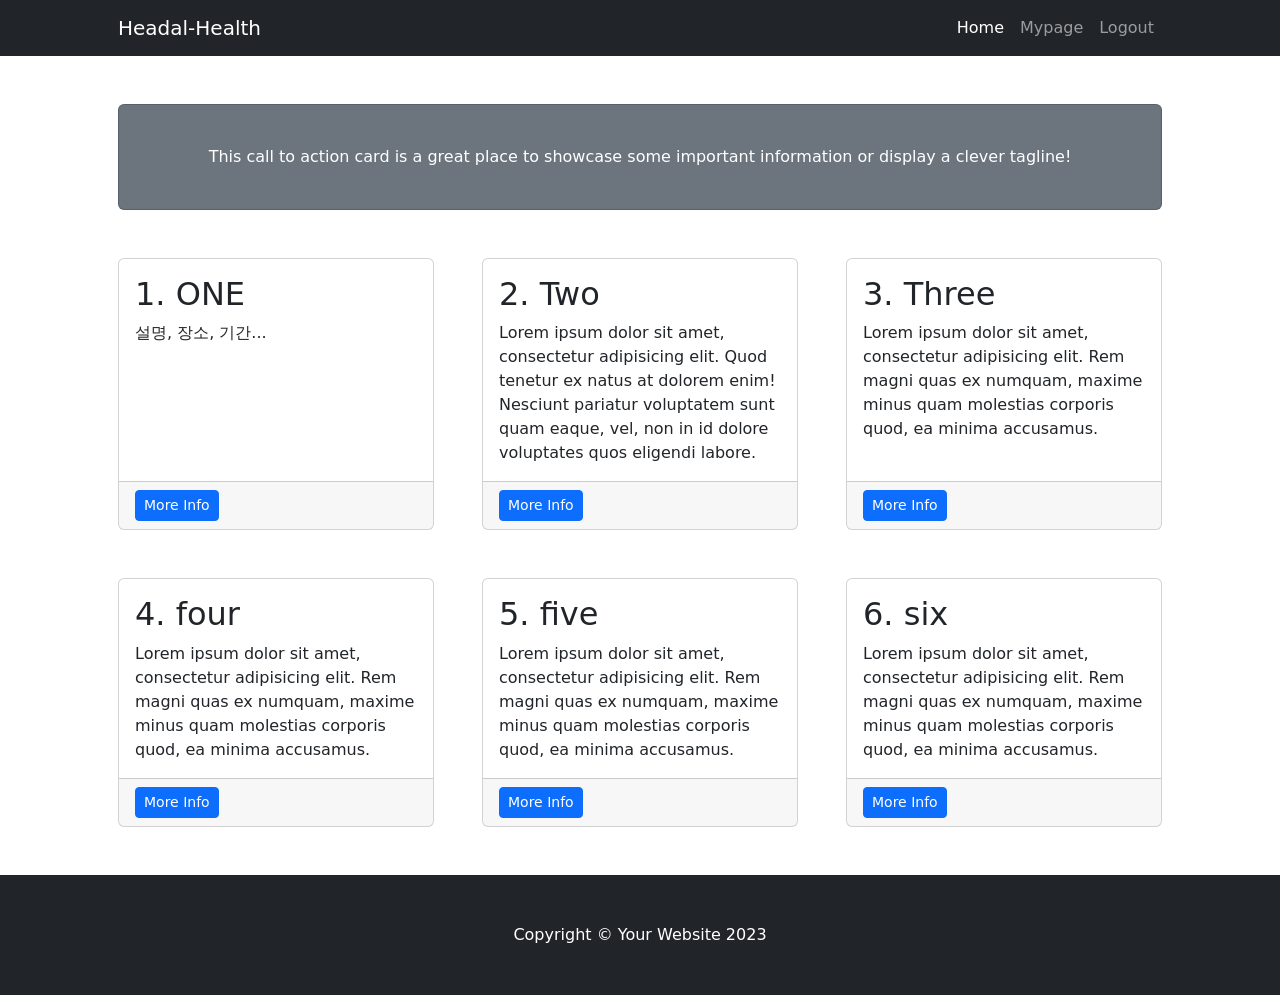
<file: src/main/resources/templates/index.html>
<!DOCTYPE html>
<html lang="en">
    <head>
        <meta charset="utf-8" />
        <meta name="viewport" content="width=device-width, initial-scale=1, shrink-to-fit=no" />
        <meta name="description" content="" />
        <meta name="author" content="" />
        <title>Headal-Health-MAIN</title>
        <!-- Favicon-->
        <link rel="icon" type="image/x-icon" href="../static/assets/favicon.ico" />
        <!-- Core theme CSS (includes Bootstrap)-->
        <link href="../static/css/styles.css" rel="stylesheet" />
    </head>
    <body>
        <!-- Responsive navbar-->
        <nav class="navbar navbar-expand-lg navbar-dark bg-dark">
            <div class="container px-5">
                <a class="navbar-brand" href="#!">Headal-Health</a>
                <button class="navbar-toggler" type="button" data-bs-toggle="collapse" data-bs-target="#navbarSupportedContent" aria-controls="navbarSupportedContent" aria-expanded="false" aria-label="Toggle navigation"><span class="navbar-toggler-icon"></span></button>
                <div class="collapse navbar-collapse" id="navbarSupportedContent">
                    <ul class="navbar-nav ms-auto mb-2 mb-lg-0">
                        <li class="nav-item"><a class="nav-link active" aria-current="page" href="#!">Home</a></li>
                        <li class="nav-item"><a class="nav-link" href="#!">Mypage</a></li>
                        <li class="nav-item"><a class="nav-link" href="#!">Logout</a></li>
                    </ul>
                </div>
            </div>
        </nav>
        <!-- Page Content-->
        <div class="container px-4 px-lg-5">
            <!-- Call to Action-->
            <div class="card text-white bg-secondary my-5 py-4 text-center">
                <div class="card-body"><p class="text-white m-0">This call to action card is a great place to showcase some important information or display a clever tagline!</p></div>
            </div>
            <!-- Content Row-->
            <div class="row gx-4 gx-lg-5">
                <div class="col-md-4 mb-5">
                    <div class="card h-100">
                        <div class="card-body">
                            <h2 class="card-title">1. ONE</h2>
                            <p class="card-text">설명, 장소, 기간...</p>
                        </div>
                        <div class="card-footer"><a class="btn btn-primary btn-sm" href="#!">More Info</a></div>
                    </div>
                </div>
                <div class="col-md-4 mb-5">
                    <div class="card h-100">
                        <div class="card-body">
                            <h2 class="card-title">2. Two</h2>
                            <p class="card-text">Lorem ipsum dolor sit amet, consectetur adipisicing elit. Quod tenetur ex natus at dolorem enim! Nesciunt pariatur voluptatem sunt quam eaque, vel, non in id dolore voluptates quos eligendi labore.</p>
                        </div>
                        <div class="card-footer"><a class="btn btn-primary btn-sm" href="#!">More Info</a></div>
                    </div>
                </div>
                <div class="col-md-4 mb-5">
                    <div class="card h-100">
                        <div class="card-body">
                            <h2 class="card-title">3. Three</h2>
                            <p class="card-text">Lorem ipsum dolor sit amet, consectetur adipisicing elit. Rem magni quas ex numquam, maxime minus quam molestias corporis quod, ea minima accusamus.</p>
                        </div>
                        <div class="card-footer"><a class="btn btn-primary btn-sm" href="#!">More Info</a></div>
                    </div>
                </div>
                <div class="col-md-4 mb-5">
                    <div class="card h-100">
                        <div class="card-body">
                            <h2 class="card-title">4. four</h2>
                            <p class="card-text">Lorem ipsum dolor sit amet, consectetur adipisicing elit. Rem magni quas ex numquam, maxime minus quam molestias corporis quod, ea minima accusamus.</p>
                        </div>
                        <div class="card-footer"><a class="btn btn-primary btn-sm" href="#!">More Info</a></div>
                    </div>
                </div>
                <div class="col-md-4 mb-5">
                    <div class="card h-100">
                        <div class="card-body">
                            <h2 class="card-title">5. five</h2>
                            <p class="card-text">Lorem ipsum dolor sit amet, consectetur adipisicing elit. Rem magni quas ex numquam, maxime minus quam molestias corporis quod, ea minima accusamus.</p>
                        </div>
                        <div class="card-footer"><a class="btn btn-primary btn-sm" href="#!">More Info</a></div>
                    </div>
                </div>
                <div class="col-md-4 mb-5">
                    <div class="card h-100">
                        <div class="card-body">
                            <h2 class="card-title">6. six</h2>
                            <p class="card-text">Lorem ipsum dolor sit amet, consectetur adipisicing elit. Rem magni quas ex numquam, maxime minus quam molestias corporis quod, ea minima accusamus.</p>
                        </div>
                        <div class="card-footer"><a class="btn btn-primary btn-sm" href="#!">More Info</a></div>
                    </div>
                </div>
            </div>
        </div>
        <!-- Footer-->
        <footer class="py-5 bg-dark">
            <div class="container px-4 px-lg-5"><p class="m-0 text-center text-white">Copyright &copy; Your Website 2023</p></div>
        </footer>
        <!-- Bootstrap core JS-->
        <script src="https://cdn.jsdelivr.net/npm/bootstrap@5.2.3/dist/js/bootstrap.bundle.min.js"></script>
        <!-- Core theme JS-->
        <script src="../static/js/scripts.js"></script>
    </body>
</html>
</file>
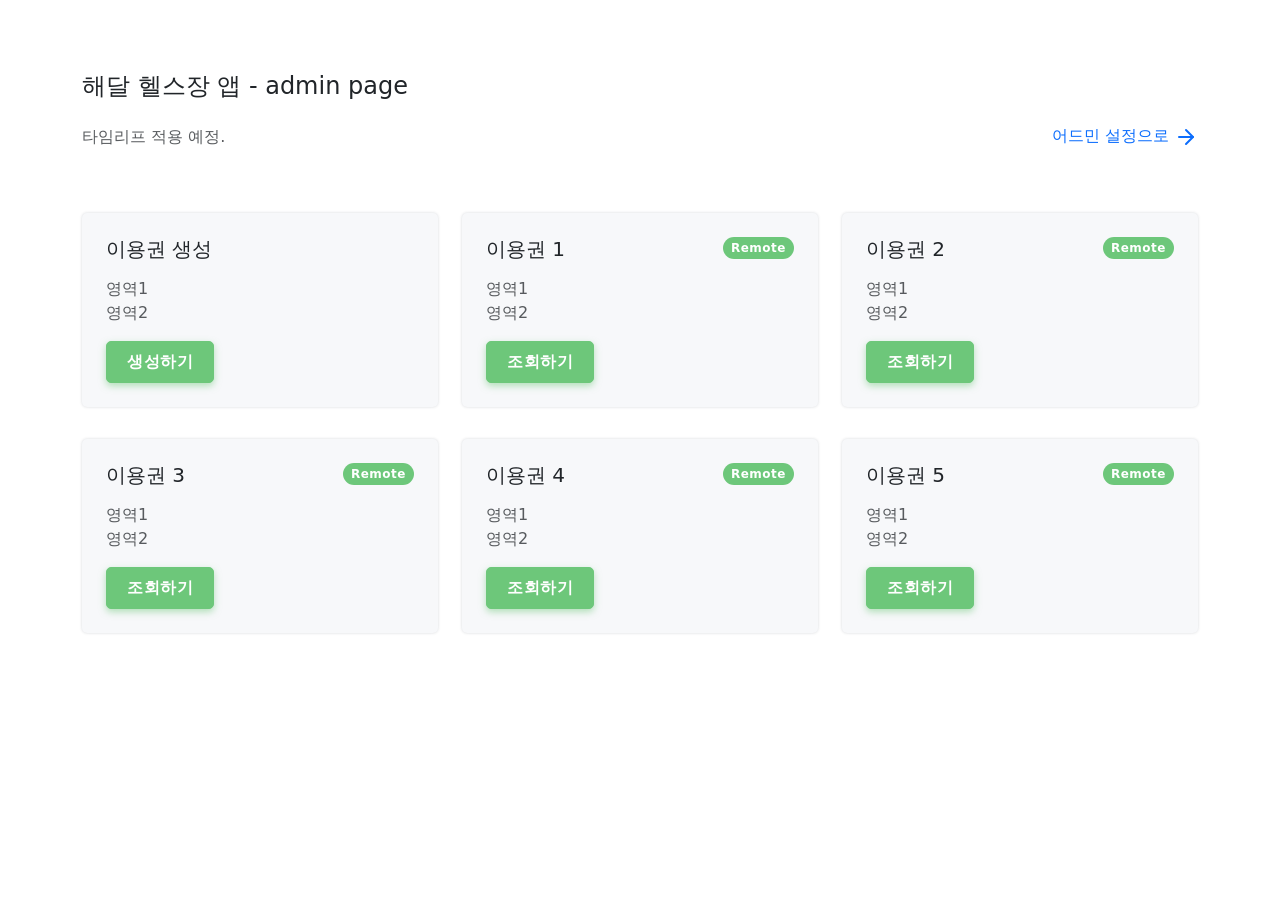
<file: src/main/resources/templates/main/afterlogin.html>
<!doctype html>
<html lang="en">
<head>
    <meta charset="utf-8">
    <meta name="viewport" content="width=device-width, initial-scale=1">
    <title>Bootstrap demo</title>
    <link href="https://cdn.jsdelivr.net/npm/bootstrap@5.2.3/dist/css/bootstrap.min.css" rel="stylesheet" integrity="sha384-rbsA2VBKQhggwzxH7pPCaAqO46MgnOM80zW1RWuH61DGLwZJEdK2Kadq2F9CUG65" crossorigin="anonymous">
    <link href="../../static/css/testpage.css" rel="stylesheet">
</head>
<body>
<div class="container mt-5 pt-4">
    <div class="row align-items-end mb-4 pb-2">
        <div class="col-md-8">
            <div class="section-title text-center text-md-start">
                <h4 class="title mb-4">해달 헬스장 앱 - admin page</h4>
                <p class="text-muted mb-0 para-desc">타임리프 적용 예정.</p>
            </div>
        </div><!--end col-->

        <div class="col-md-4 mt-4 mt-sm-0 d-none d-md-block">
            <div class="text-center text-md-end">
                <a href="#" class="text-primary">어드민 설정으로 <svg xmlns="http://www.w3.org/2000/svg" width="24" height="24" viewBox="0 0 24 24" fill="none" stroke="currentColor" stroke-width="2" stroke-linecap="round" stroke-linejoin="round" class="feather feather-arrow-right fea icon-sm"><line x1="5" y1="12" x2="19" y2="12"></line><polyline points="12 5 19 12 12 19"></polyline></svg></a>
            </div>
        </div><!--end col-->
    </div><!--end row-->

    <div class="row">
        <div class="col-lg-4 col-md-6 col-12 mt-4 pt-2">
            <div class="card border-0 bg-light rounded shadow">
                <div class="card-body p-4">
                    <span class="badge rounded-pill bg-primary float-md-end mb-3 mb-sm-0"></span>
                    <h5>이용권 생성</h5>
                    <div class="mt-3">
                        <span class="text-muted d-block"><i class="fa fa-home" aria-hidden="true"></i> <a href="#" target="_blank" class="text-muted">영역1</a></span>
                        <span class="text-muted d-block"><i class="fa fa-map-marker" aria-hidden="true"></i>영역2</span>
                    </div>

                    <div class="mt-3">
                        <a href="#" class="btn btn-primary">생성하기</a>
                    </div>
                </div>
            </div>
        </div><!--end col-->


        <div class="col-lg-4 col-md-6 col-12 mt-4 pt-2">
            <div class="card border-0 bg-light rounded shadow">
                <div class="card-body p-4">
                    <span class="badge rounded-pill bg-primary float-md-end mb-3 mb-sm-0">Remote</span>
                    <h5>이용권 1</h5>
                    <div class="mt-3">
                        <span class="text-muted d-block"><i class="fa fa-home" aria-hidden="true"></i> <a href="#" target="_blank" class="text-muted">영역1</a></span>
                        <span class="text-muted d-block"><i class="fa fa-map-marker" aria-hidden="true"></i> 영역2</span>
                    </div>

                    <div class="mt-3">
                        <a href="#" class="btn btn-primary">조회하기</a>
                    </div>
                </div>
            </div>
        </div><!--end col-->

        <div class="col-lg-4 col-md-6 col-12 mt-4 pt-2">
            <div class="card border-0 bg-light rounded shadow">
                <div class="card-body p-4">
                    <span class="badge rounded-pill bg-primary float-md-end mb-3 mb-sm-0">Remote</span>
                    <h5>이용권 2</h5>
                    <div class="mt-3">
                        <span class="text-muted d-block"><i class="fa fa-home" aria-hidden="true"></i> <a href="#" target="_blank" class="text-muted">영역1</a></span>
                        <span class="text-muted d-block"><i class="fa fa-map-marker" aria-hidden="true"></i> 영역2</span>
                    </div>

                    <div class="mt-3">
                        <a href="#" class="btn btn-primary">조회하기</a>
                    </div>
                </div>
            </div>
        </div><!--end col-->

        <div class="col-lg-4 col-md-6 col-12 mt-4 pt-2">
            <div class="card border-0 bg-light rounded shadow">
                <div class="card-body p-4">
                    <span class="badge rounded-pill bg-primary float-md-end mb-3 mb-sm-0">Remote</span>
                    <h5>이용권 3</h5>
                    <div class="mt-3">
                        <span class="text-muted d-block"><i class="fa fa-home" aria-hidden="true"></i> <a href="#" target="_blank" class="text-muted">영역1</a></span>
                        <span class="text-muted d-block"><i class="fa fa-map-marker" aria-hidden="true"></i> 영역2</span>
                    </div>

                    <div class="mt-3">
                        <a href="#" class="btn btn-primary">조회하기</a>
                    </div>
                </div>
            </div>
        </div>
        <div class="col-lg-4 col-md-6 col-12 mt-4 pt-2">
            <div class="card border-0 bg-light rounded shadow">
                <div class="card-body p-4">
                    <span class="badge rounded-pill bg-primary float-md-end mb-3 mb-sm-0">Remote</span>
                    <h5>이용권 4</h5>
                    <div class="mt-3">
                        <span class="text-muted d-block"><i class="fa fa-home" aria-hidden="true"></i> <a href="#" target="_blank" class="text-muted">영역1</a></span>
                        <span class="text-muted d-block"><i class="fa fa-map-marker" aria-hidden="true"></i> 영역2</span>
                    </div>

                    <div class="mt-3">
                        <a href="#" class="btn btn-primary">조회하기</a>
                    </div>
                </div>
            </div>
        </div><!--end col-->

        <div class="col-lg-4 col-md-6 col-12 mt-4 pt-2">
            <div class="card border-0 bg-light rounded shadow">
                <div class="card-body p-4">
                    <span class="badge rounded-pill bg-primary float-md-end mb-3 mb-sm-0">Remote</span>
                    <h5>이용권 5</h5>
                    <div class="mt-3">
                        <span class="text-muted d-block"><i class="fa fa-home" aria-hidden="true"></i> <a href="#" target="_blank" class="text-muted">영역1</a></span>
                        <span class="text-muted d-block"><i class="fa fa-map-marker" aria-hidden="true"></i> 영역2</span>
                    </div>

                    <div class="mt-3">
                        <a href="#" class="btn btn-primary">조회하기</a>
                    </div>
                </div>
            </div>
        </div><!--end col-->

</div>
<script src="https://cdn.jsdelivr.net/npm/bootstrap@5.2.3/dist/js/bootstrap.bundle.min.js" integrity="sha384-kenU1KFdBIe4zVF0s0G1M5b4hcpxyD9F7jL+jjXkk+Q2h455rYXK/7HAuoJl+0I4" crossorigin="anonymous"></script>
</body>
</html>
</file>
<file: src/main/resources/static/css/testpage.css>
body{margin-top:20px;}
.shadow {
    box-shadow: 0 0 3px rgb(53 64 78 / 20%) !important;
}
.rounded {
    border-radius: 5px !important;
}
.bg-light {
    background-color: #f7f8fa !important;
}
.bg-primary, .btn-primary, .btn-outline-primary:hover, .btn-outline-primary:focus, .btn-outline-primary:active, .btn-outline-primary.active, .btn-outline-primary.focus, .btn-outline-primary:not(:disabled):not(.disabled):active, .badge-primary, .nav-pills .nav-link.active, .pagination .active a, .custom-control-input:checked ~ .custom-control-label:before, #preloader #status .spinner > div, .social-icon li a:hover, .back-to-top:hover, .back-to-home a, ::selection, #topnav .navbar-toggle.open span:hover, .owl-theme .owl-dots .owl-dot.active span, .owl-theme .owl-dots.clickable .owl-dot:hover span, .watch-video a .play-icon-circle, .sidebar .widget .tagcloud > a:hover, .flatpickr-day.selected, .flatpickr-day.selected:hover, .tns-nav button.tns-nav-active, .form-check-input.form-check-input:checked {
    background-color: #6dc77a !important;
}

.badge {
    padding: 5px 8px;
    border-radius: 3px;
    letter-spacing: 0.5px;
    font-size: 12px;
}

.btn-primary, .btn-outline-primary:hover, .btn-outline-primary:focus, .btn-outline-primary:active, .btn-outline-primary.active, .btn-outline-primary.focus, .btn-outline-primary:not(:disabled):not(.disabled):active {
    box-shadow: 0 3px 7px rgb(109 199 122 / 50%) !important;
}
.btn-primary, .btn-outline-primary, .btn-outline-primary:hover, .btn-outline-primary:focus, .btn-outline-primary:active, .btn-outline-primary.active, .btn-outline-primary.focus, .btn-outline-primary:not(:disabled):not(.disabled):active, .bg-soft-primary .border, .alert-primary, .alert-outline-primary, .badge-outline-primary, .nav-pills .nav-link.active, .pagination .active a, .form-group .form-control:focus, .form-group .form-control.active, .custom-control-input:checked ~ .custom-control-label:before, .custom-control-input:focus ~ .custom-control-label::before, .form-control:focus, .social-icon li a:hover, #topnav .has-submenu.active.active .menu-arrow, #topnav.scroll .navigation-menu > li:hover > .menu-arrow, #topnav.scroll .navigation-menu > li.active > .menu-arrow, #topnav .navigation-menu > li:hover > .menu-arrow, .flatpickr-day.selected, .flatpickr-day.selected:hover, .form-check-input:focus, .form-check-input.form-check-input:checked, .container-filter li.active, .container-filter li:hover {
    border-color: #6dc77a !important;
}
.bg-primary, .btn-primary, .btn-outline-primary:hover, .btn-outline-primary:focus, .btn-outline-primary:active, .btn-outline-primary.active, .btn-outline-primary.focus, .btn-outline-primary:not(:disabled):not(.disabled):active, .badge-primary, .nav-pills .nav-link.active, .pagination .active a, .custom-control-input:checked ~ .custom-control-label:before, #preloader #status .spinner > div, .social-icon li a:hover, .back-to-top:hover, .back-to-home a, ::selection, #topnav .navbar-toggle.open span:hover, .owl-theme .owl-dots .owl-dot.active span, .owl-theme .owl-dots.clickable .owl-dot:hover span, .watch-video a .play-icon-circle, .sidebar .widget .tagcloud > a:hover, .flatpickr-day.selected, .flatpickr-day.selected:hover, .tns-nav button.tns-nav-active, .form-check-input.form-check-input:checked {
    background-color: #6dc77a !important;
}
.btn {
    padding: 8px 20px;
    outline: none;
    text-decoration: none;
    font-size: 16px;
    letter-spacing: 0.5px;
    transition: all 0.3s;
    font-weight: 600;
    border-radius: 5px;
}
.btn-primary {
    background-color: #6dc77a !important;
    border: 1px solid #6dc77a !important;
    color: #fff !important;
    box-shadow: 0 3px 7px rgb(109 199 122 / 50%);
}

a {
    text-decoration:none;
}
</file>
